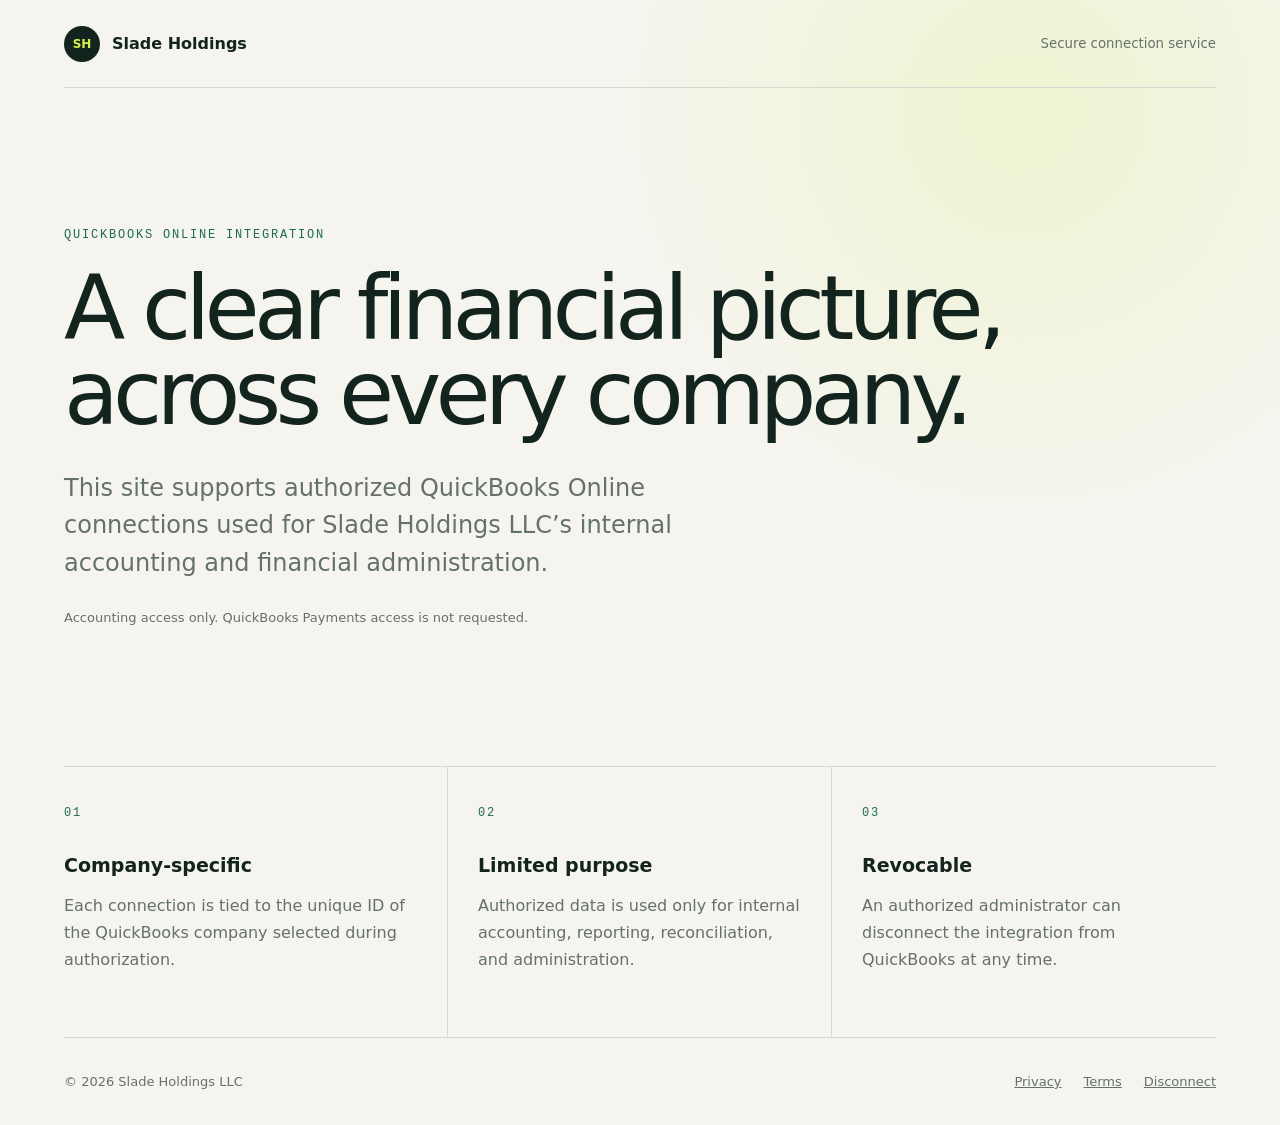
<file: index.html>
<!doctype html>
<html lang="en">
<head>
  <meta charset="utf-8">
  <meta name="viewport" content="width=device-width, initial-scale=1">
  <title>Slade Holdings | QuickBooks Connection</title>
  <meta name="description" content="QuickBooks Online connection information for Slade Holdings LLC.">
  <link rel="stylesheet" href="./styles.css">
</head>
<body>
  <header><a class="brand" href="./"><span>SH</span> Slade Holdings</a><small>Secure connection service</small></header>
  <main>
    <section class="hero">
      <p class="eyebrow">QUICKBOOKS ONLINE INTEGRATION</p>
      <h1>A clear financial picture,<br>across every company.</h1>
      <p class="lede">This site supports authorized QuickBooks Online connections used for Slade Holdings LLC’s internal accounting and financial administration.</p>
      <p class="note">Accounting access only. QuickBooks Payments access is not requested.</p>
    </section>
    <section class="grid">
      <article><b>01</b><h2>Company-specific</h2><p>Each connection is tied to the unique ID of the QuickBooks company selected during authorization.</p></article>
      <article><b>02</b><h2>Limited purpose</h2><p>Authorized data is used only for internal accounting, reporting, reconciliation, and administration.</p></article>
      <article><b>03</b><h2>Revocable</h2><p>An authorized administrator can disconnect the integration from QuickBooks at any time.</p></article>
    </section>
  </main>
  <footer><span>© 2026 Slade Holdings LLC</span><nav><a href="./privacy/">Privacy</a><a href="./terms/">Terms</a><a href="./disconnect/">Disconnect</a></nav></footer>
</body>
</html>
</file>
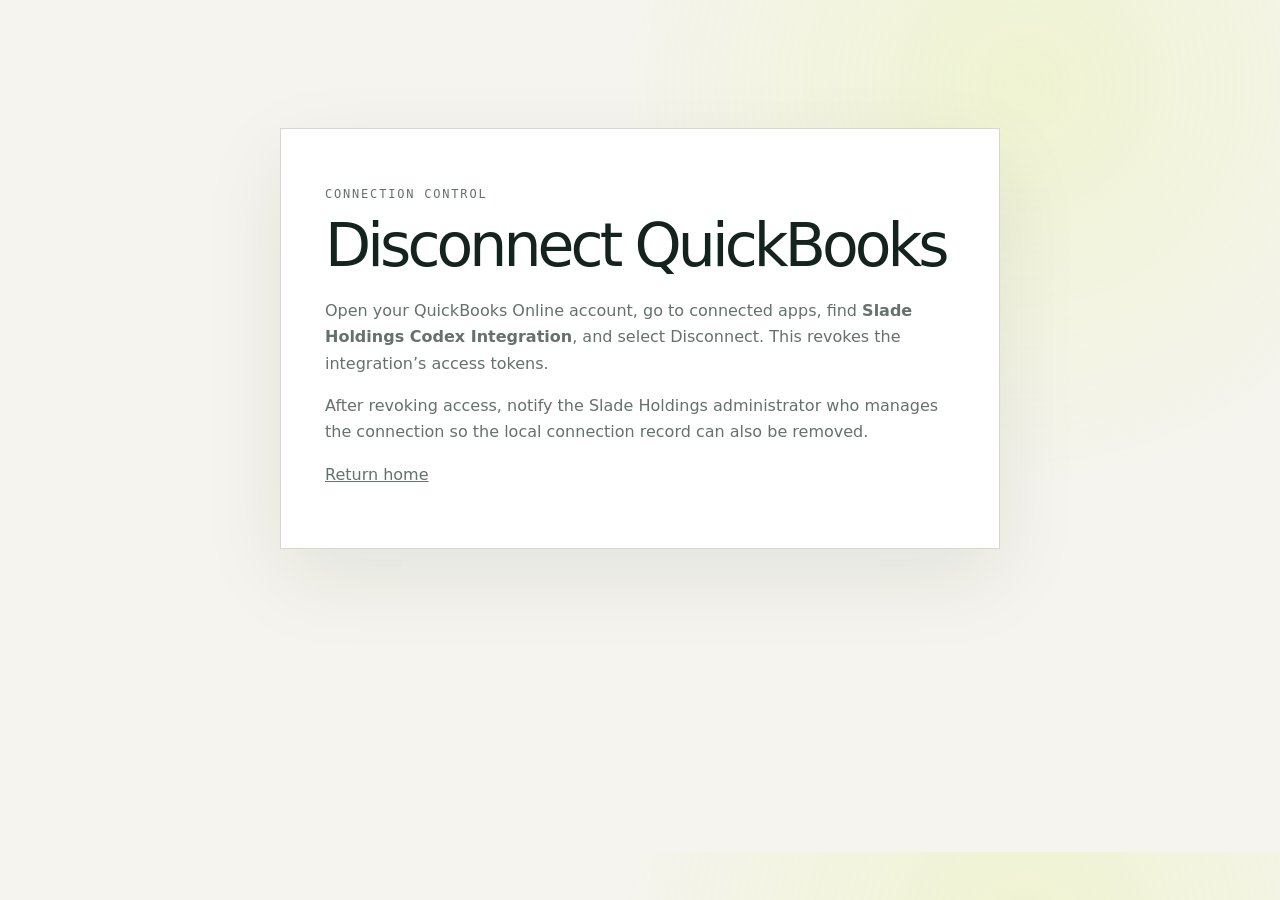
<file: disconnect/index.html>
<!doctype html><html lang="en"><head><meta charset="utf-8"><meta name="viewport" content="width=device-width,initial-scale=1"><title>Disconnect QuickBooks | Slade Holdings</title><link rel="stylesheet" href="../styles.css"></head><body><main><section class="panel"><p class="eyebrow">CONNECTION CONTROL</p><h1>Disconnect QuickBooks</h1><p>Open your QuickBooks Online account, go to connected apps, find <strong>Slade Holdings Codex Integration</strong>, and select Disconnect. This revokes the integration’s access tokens.</p><p>After revoking access, notify the Slade Holdings administrator who manages the connection so the local connection record can also be removed.</p><p><a href="../">Return home</a></p></section></main></body></html>
</file>
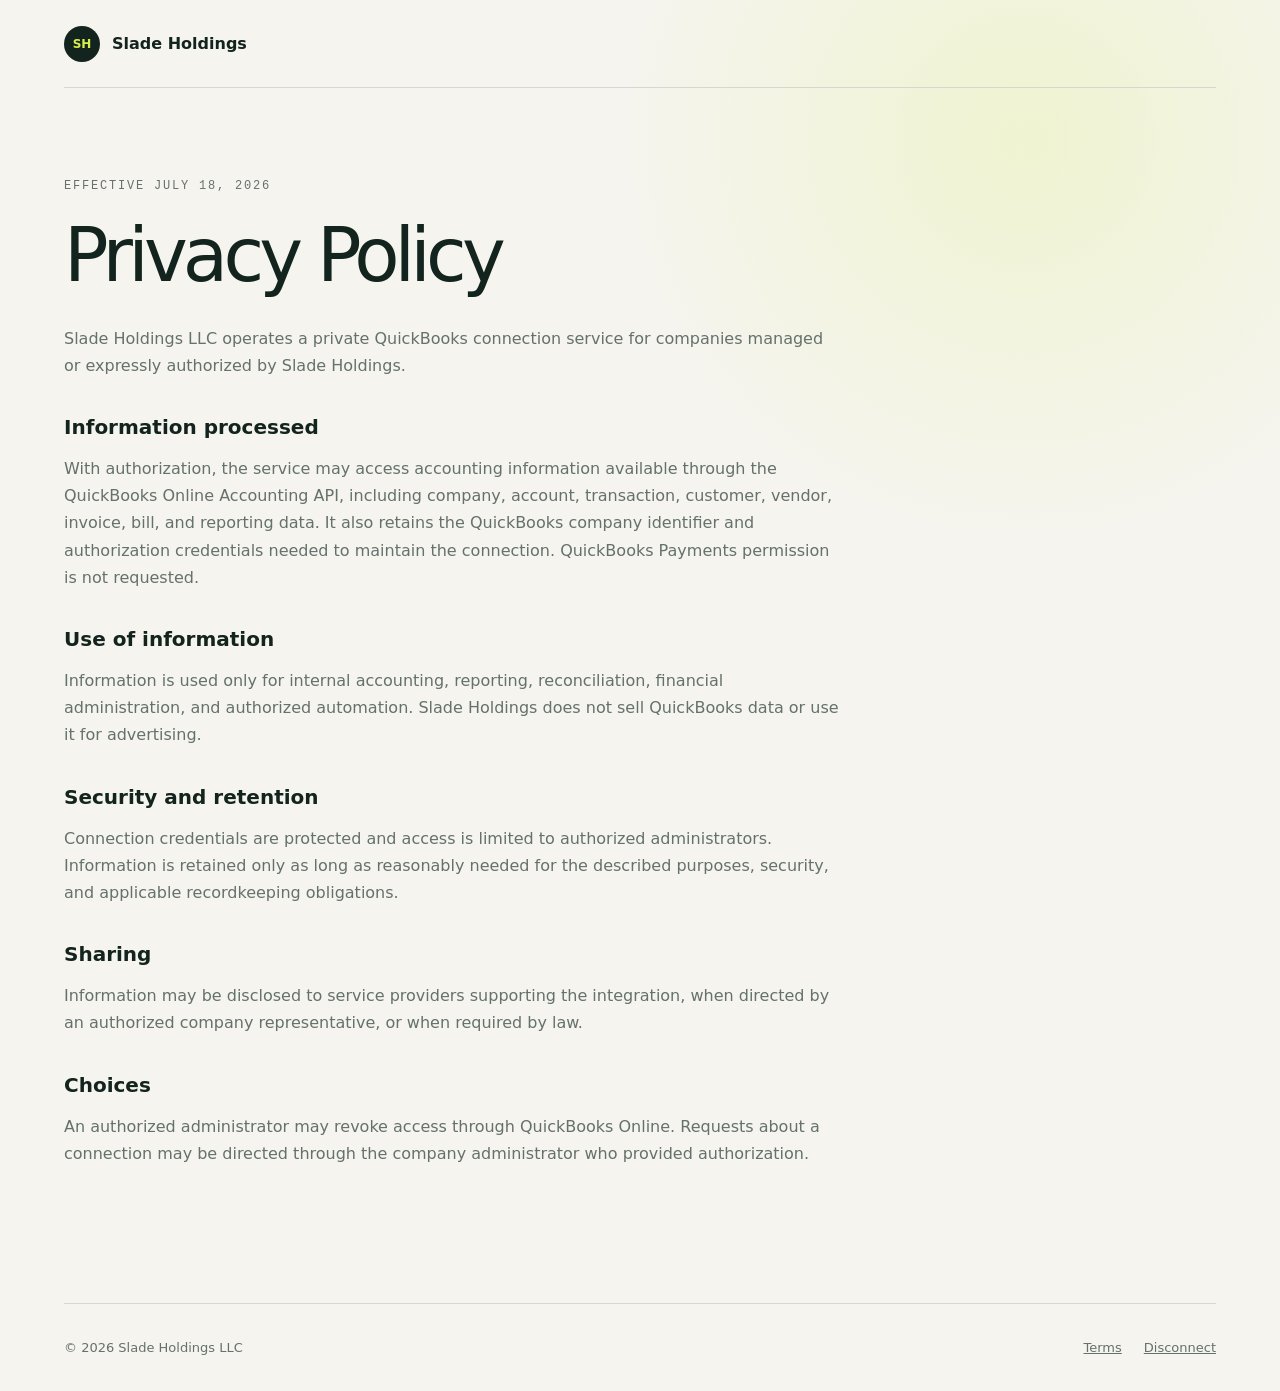
<file: privacy/index.html>
<!doctype html><html lang="en"><head><meta charset="utf-8"><meta name="viewport" content="width=device-width,initial-scale=1"><title>Privacy Policy | Slade Holdings</title><link rel="stylesheet" href="../styles.css"></head><body>
<header><a class="brand" href="../"><span>SH</span> Slade Holdings</a></header><main><article class="legal"><p class="updated">EFFECTIVE JULY 18, 2026</p><h1>Privacy Policy</h1>
<p>Slade Holdings LLC operates a private QuickBooks connection service for companies managed or expressly authorized by Slade Holdings.</p>
<h2>Information processed</h2><p>With authorization, the service may access accounting information available through the QuickBooks Online Accounting API, including company, account, transaction, customer, vendor, invoice, bill, and reporting data. It also retains the QuickBooks company identifier and authorization credentials needed to maintain the connection. QuickBooks Payments permission is not requested.</p>
<h2>Use of information</h2><p>Information is used only for internal accounting, reporting, reconciliation, financial administration, and authorized automation. Slade Holdings does not sell QuickBooks data or use it for advertising.</p>
<h2>Security and retention</h2><p>Connection credentials are protected and access is limited to authorized administrators. Information is retained only as long as reasonably needed for the described purposes, security, and applicable recordkeeping obligations.</p>
<h2>Sharing</h2><p>Information may be disclosed to service providers supporting the integration, when directed by an authorized company representative, or when required by law.</p>
<h2>Choices</h2><p>An authorized administrator may revoke access through QuickBooks Online. Requests about a connection may be directed through the company administrator who provided authorization.</p>
</article></main><footer><span>© 2026 Slade Holdings LLC</span><nav><a href="../terms/">Terms</a><a href="../disconnect/">Disconnect</a></nav></footer></body></html>
</file>
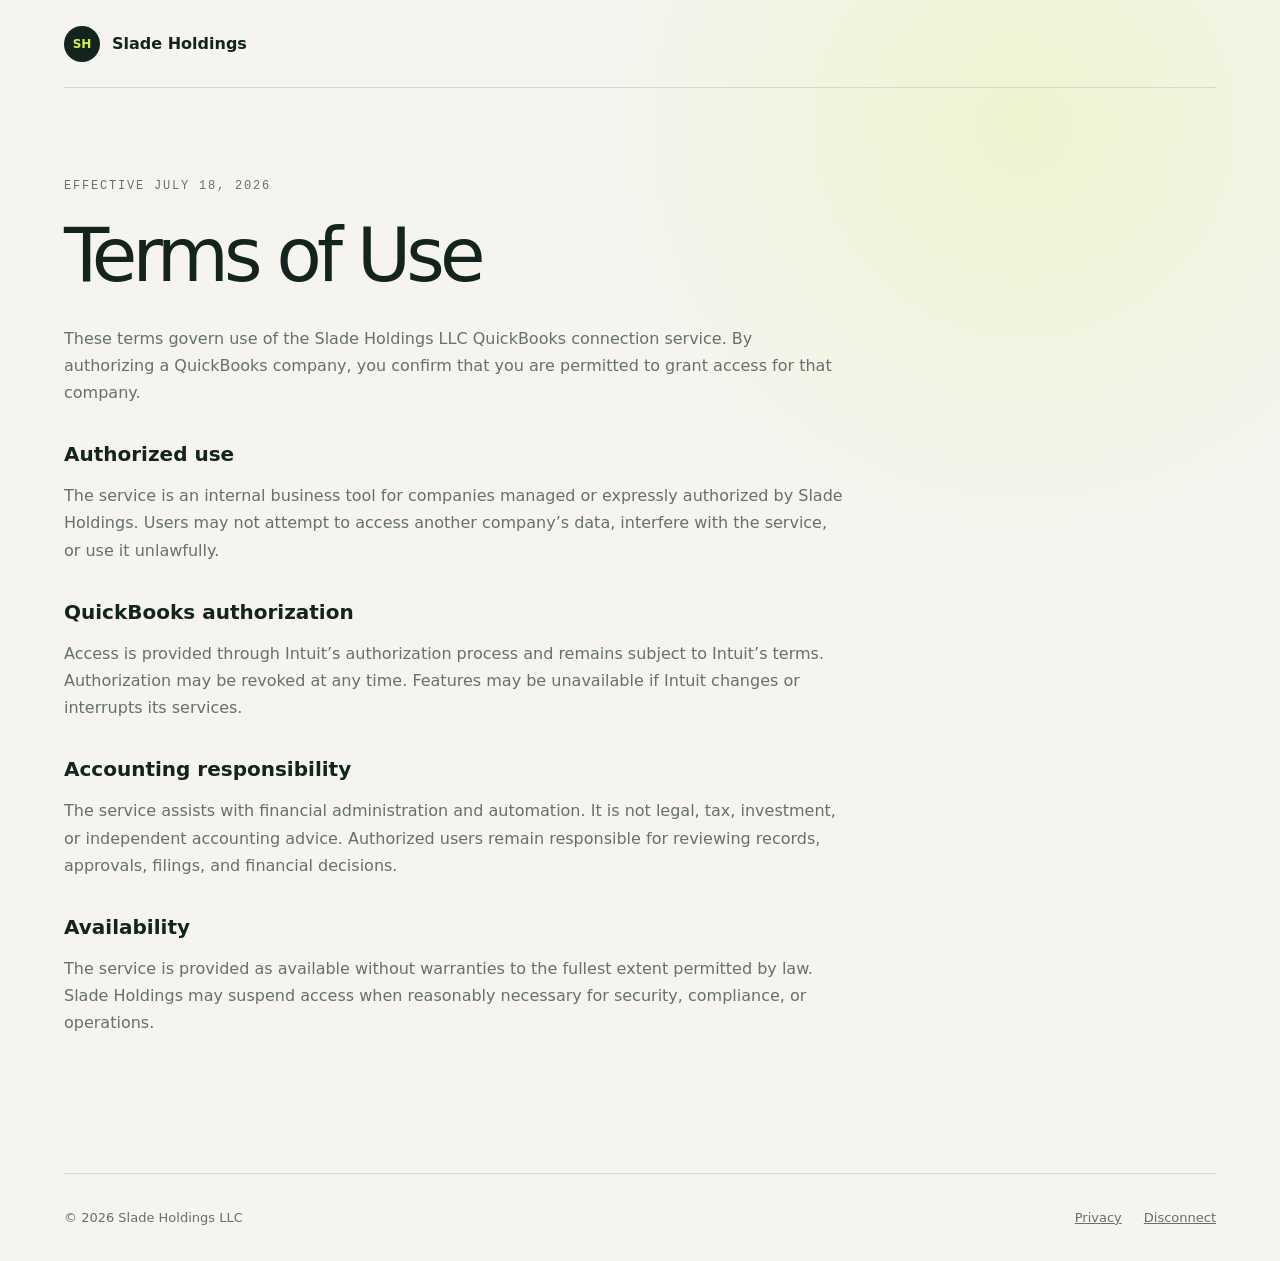
<file: terms/index.html>
<!doctype html><html lang="en"><head><meta charset="utf-8"><meta name="viewport" content="width=device-width,initial-scale=1"><title>Terms of Use | Slade Holdings</title><link rel="stylesheet" href="../styles.css"></head><body>
<header><a class="brand" href="../"><span>SH</span> Slade Holdings</a></header><main><article class="legal"><p class="updated">EFFECTIVE JULY 18, 2026</p><h1>Terms of Use</h1>
<p>These terms govern use of the Slade Holdings LLC QuickBooks connection service. By authorizing a QuickBooks company, you confirm that you are permitted to grant access for that company.</p>
<h2>Authorized use</h2><p>The service is an internal business tool for companies managed or expressly authorized by Slade Holdings. Users may not attempt to access another company’s data, interfere with the service, or use it unlawfully.</p>
<h2>QuickBooks authorization</h2><p>Access is provided through Intuit’s authorization process and remains subject to Intuit’s terms. Authorization may be revoked at any time. Features may be unavailable if Intuit changes or interrupts its services.</p>
<h2>Accounting responsibility</h2><p>The service assists with financial administration and automation. It is not legal, tax, investment, or independent accounting advice. Authorized users remain responsible for reviewing records, approvals, filings, and financial decisions.</p>
<h2>Availability</h2><p>The service is provided as available without warranties to the fullest extent permitted by law. Slade Holdings may suspend access when reasonably necessary for security, compliance, or operations.</p>
</article></main><footer><span>© 2026 Slade Holdings LLC</span><nav><a href="../privacy/">Privacy</a><a href="../disconnect/">Disconnect</a></nav></footer></body></html>
</file>
<file: styles.css>
:root{--ink:#13231d;--muted:#65716c;--paper:#f5f4ee;--line:#d6d8cf;--green:#1d6d4b;--lime:#d7f04a}*{box-sizing:border-box}body{margin:0;padding:0 5vw;background:radial-gradient(circle at 80% 10%,rgba(215,240,74,.18),transparent 25rem),var(--paper);color:var(--ink);font-family:Inter,ui-sans-serif,system-ui,-apple-system,BlinkMacSystemFont,"Segoe UI",sans-serif}a{color:inherit}header,footer{min-height:88px;display:flex;align-items:center;justify-content:space-between;border-bottom:1px solid var(--line)}.brand{display:flex;align-items:center;gap:12px;text-decoration:none;font-weight:700}.brand span{width:36px;height:36px;border-radius:50%;display:grid;place-items:center;background:var(--ink);color:var(--lime);font-size:12px}header small,footer{color:var(--muted)}main{min-height:calc(100vh - 176px)}.hero{padding:clamp(70px,10vw,140px) 0;max-width:1000px}.eyebrow,article b,.updated{color:var(--green);font:12px ui-monospace,SFMono-Regular,Menlo,monospace;letter-spacing:.15em}h1{font-size:clamp(48px,7vw,104px);line-height:.95;letter-spacing:-.065em;font-weight:520;margin:24px 0 34px}.lede{max-width:680px;font-size:clamp(18px,2vw,24px);line-height:1.55;color:var(--muted)}.note{font-size:13px;color:var(--muted);margin-top:28px}.grid{display:grid;grid-template-columns:repeat(3,1fr);border-top:1px solid var(--line)}article{padding:34px 30px 48px 0;border-right:1px solid var(--line)}article+article{padding-left:30px}article:last-child{border-right:0}article h2{font-size:19px;margin:34px 0 10px}article p,.legal p,.legal li{color:var(--muted);line-height:1.7}.legal{max-width:780px;padding:76px 0 120px}.legal h1{font-size:clamp(44px,6vw,74px)}.legal h2{margin-top:36px;font-size:20px}.panel{max-width:720px;margin:10vw auto;padding:44px;background:white;border:1px solid var(--line);box-shadow:0 28px 80px rgba(19,35,29,.08)}.panel h1{font-size:clamp(38px,5vw,60px);margin:12px 0 24px}.panel p{color:var(--muted);line-height:1.65}footer{border-top:1px solid var(--line);border-bottom:0;font-size:13px}footer nav{display:flex;gap:22px}@media(max-width:760px){body{padding:0 22px}header small{display:none}.grid{grid-template-columns:1fr}.grid article,.grid article+article{padding:28px 0;border-right:0;border-bottom:1px solid var(--line)}footer{padding:28px 0;align-items:flex-start;flex-direction:column;gap:22px}.panel{margin:42px auto;padding:28px 24px}}
</file>
